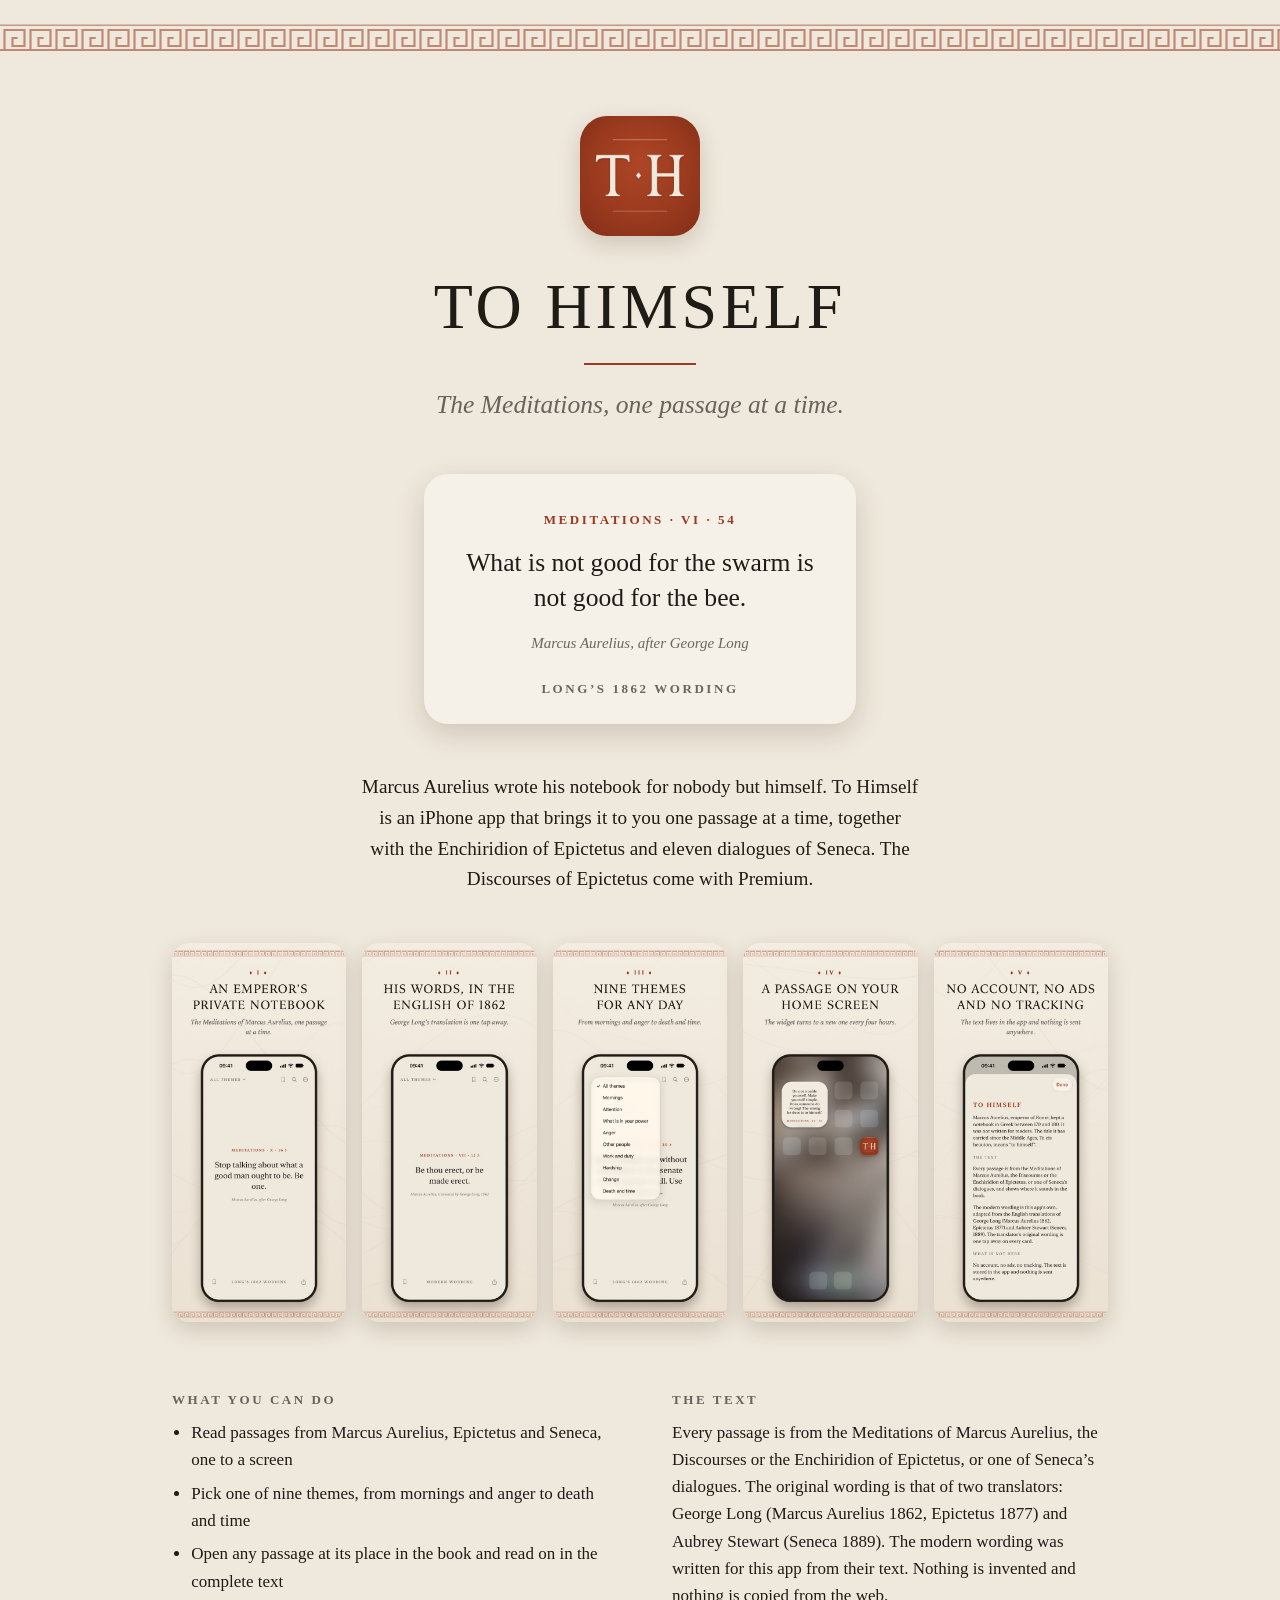
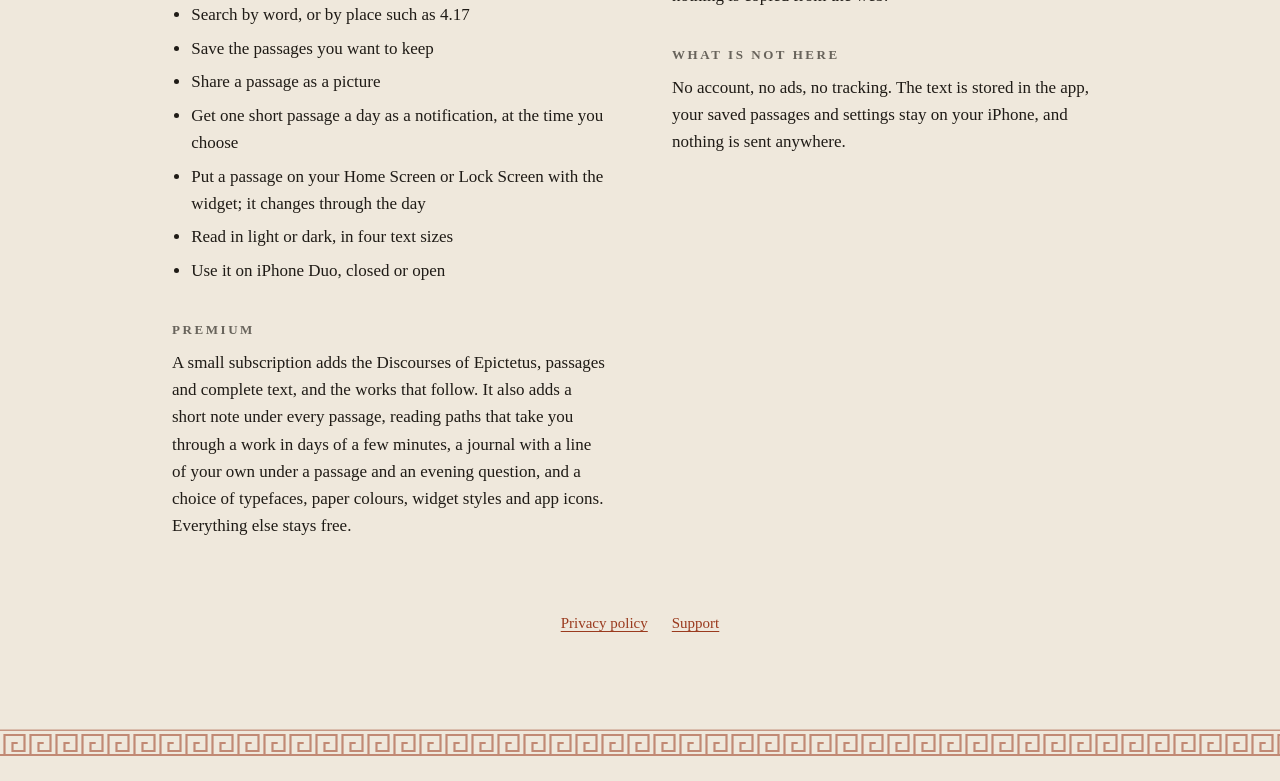
<file: index.html>
<!doctype html>
<html lang="en">
<head>
<meta charset="utf-8">
<meta name="viewport" content="width=device-width, initial-scale=1">
<title>To Himself · Marcus Aurelius, Epictetus and Seneca, one passage at a time</title>
<meta name="description" content="An iPhone app that shows Marcus Aurelius, Epictetus and Seneca one passage at a time, in clear modern English, with the classic translation one tap away.">
<link rel="icon" href="img/icon.png">
<link rel="apple-touch-icon" href="img/icon.png">
<link rel="stylesheet" href="style.css">
</head>
<body class="home">
<div class="band"></div>
<main>
<header class="hero">
<img class="icon" src="img/icon.png" width="120" height="120" alt="">
<h1>To Himself</h1>
<div class="rule"></div>
<p class="tagline">The Meditations, one passage at a time.</p>
</header>

<section class="passage">
<p class="place">Meditations · VI · 54</p>
<blockquote>What is not good for the swarm is not good for the bee.</blockquote>
<p class="credit">Marcus Aurelius, after George Long</p>
<details>
<summary>Long’s 1862 wording</summary>
<p>That which is not good for the swarm, neither is it good for the bee.</p>
</details>
</section>

<p class="lead">Marcus Aurelius wrote his notebook for nobody but himself. To Himself is an iPhone app that brings it to you one passage at a time, together with the Enchiridion of Epictetus and eleven dialogues of Seneca. The Discourses of Epictetus come with Premium.</p>

<div class="shots">
<img src="img/screen-1.jpg" width="600" height="1304" alt="The app showing one passage from the Meditations, with its place in the book above it.">
<img src="img/screen-2.jpg" width="600" height="1304" loading="lazy" alt="The same screen with George Long’s wording of 1862 opened under the passage.">
<img src="img/screen-3.jpg" width="600" height="1304" loading="lazy" alt="The list of the nine themes.">
<img src="img/screen-4.jpg" width="600" height="1304" loading="lazy" alt="A Home Screen with the app’s widget showing a passage.">
<img src="img/screen-5.jpg" width="600" height="1304" loading="lazy" alt="The app’s About screen: no account, no ads, no tracking.">
</div>

<div class="about">
<section>
<h2>What you can do</h2>
<ul>
<li>Read passages from Marcus Aurelius, Epictetus and Seneca, one to a screen</li>
<li>Pick one of nine themes, from mornings and anger to death and time</li>
<li>Open any passage at its place in the book and read on in the complete text</li>
<li>Search by word, or by place such as 4.17</li>
<li>Save the passages you want to keep</li>
<li>Share a passage as a picture</li>
<li>Get one short passage a day as a notification, at the time you choose</li>
<li>Put a passage on your Home Screen or Lock Screen with the widget; it changes through the day</li>
<li>Read in light or dark, in four text sizes</li>
<li>Use it on iPhone Duo, closed or open</li>
</ul>

<h2>Premium</h2>
<p>A small subscription adds the Discourses of Epictetus, passages and complete text, and the works that follow. It also adds a short note under every passage, reading paths that take you through a work in days of a few minutes, a journal with a line of your own under a passage and an evening question, and a choice of typefaces, paper colours, widget styles and app icons. Everything else stays free.</p>
</section>

<section>
<h2>The text</h2>
<p>Every passage is from the Meditations of Marcus Aurelius, the Discourses or the Enchiridion of Epictetus, or one of Seneca’s dialogues. The original wording is that of two translators: George Long (Marcus Aurelius 1862, Epictetus 1877) and Aubrey Stewart (Seneca 1889). The modern wording was written for this app from their text. Nothing is invented and nothing is copied from the web.</p>

<h2>What is not here</h2>
<p>No account, no ads, no tracking. The text is stored in the app, your saved passages and settings stay on your iPhone, and nothing is sent anywhere.</p>
</section>
</div>

<footer>
<p><a href="privacy.html">Privacy policy</a><a href="support.html">Support</a></p>
</footer>
</main>
<div class="band"></div>
</body>
</html>
</file>
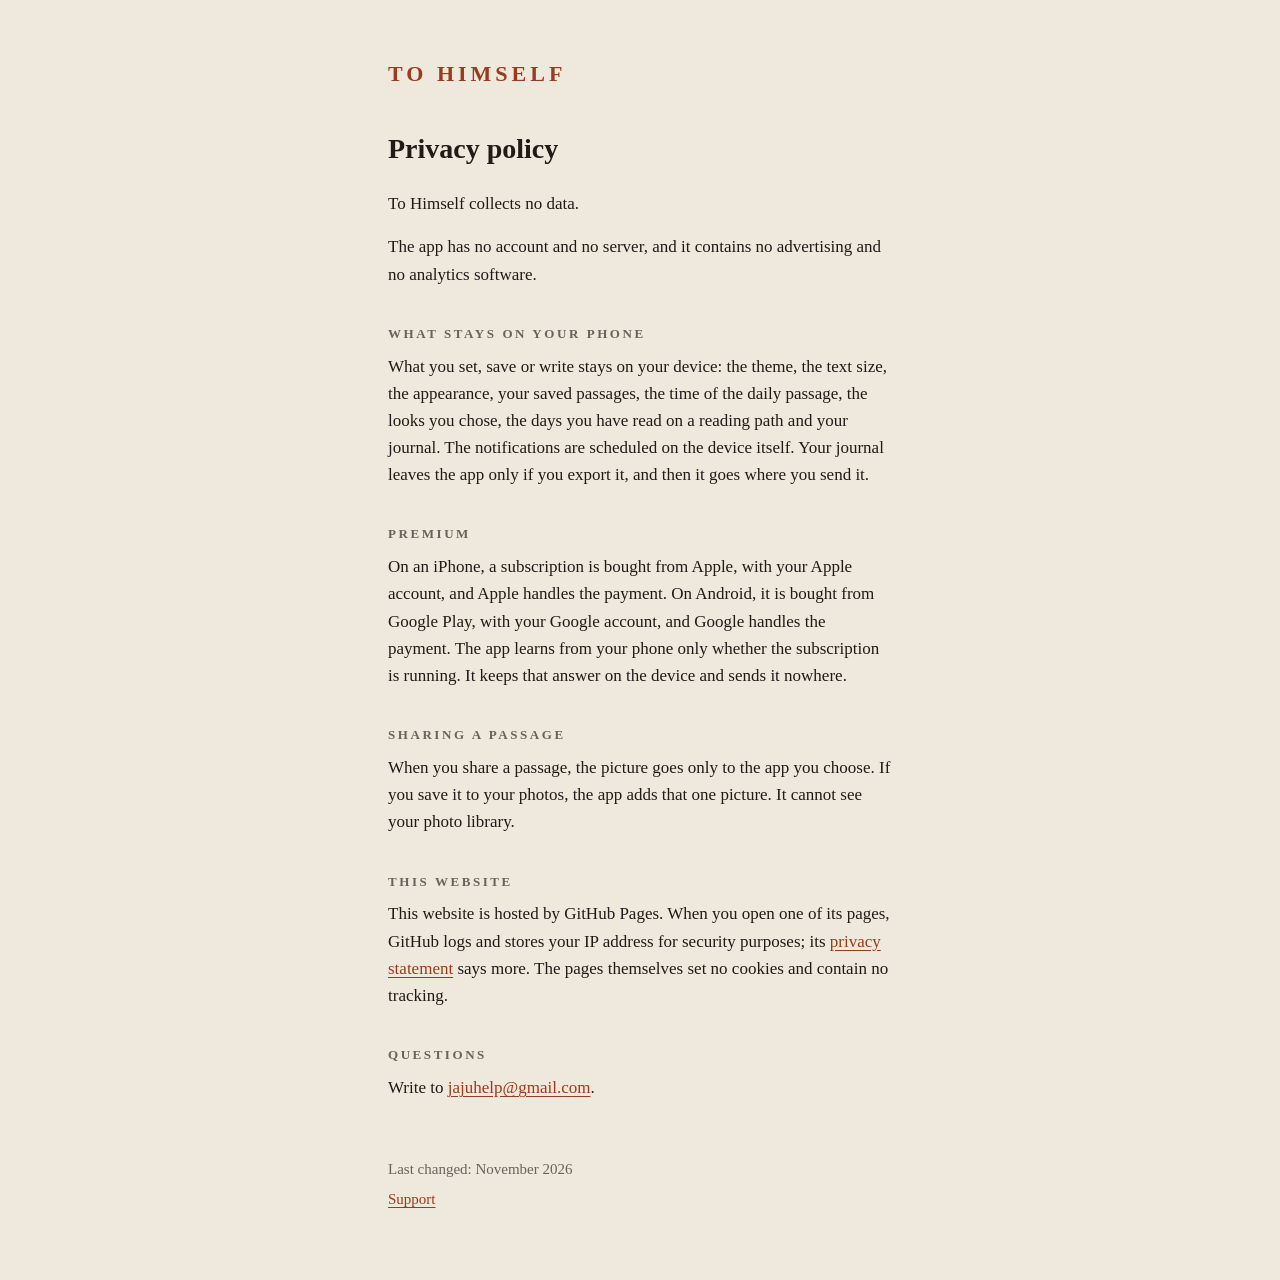
<file: privacy.html>
<!doctype html>
<html lang="en">
<head>
<meta charset="utf-8">
<meta name="viewport" content="width=device-width, initial-scale=1">
<title>Privacy policy · To Himself</title>
<link rel="stylesheet" href="style.css">
</head>
<body>
<main>
<p class="mark"><a href="./">To Himself</a></p>

<h1>Privacy policy</h1>
<p>To Himself collects no data.</p>
<p>The app has no account and no server, and it contains no advertising and no analytics software.</p>

<h2>What stays on your phone</h2>
<p>What you set, save or write stays on your device: the theme, the text size, the appearance, your saved passages, the time of the daily passage, the looks you chose, the days you have read on a reading path and your journal. The notifications are scheduled on the device itself. Your journal leaves the app only if you export it, and then it goes where you send it.</p>

<h2>Premium</h2>
<p>On an iPhone, a subscription is bought from Apple, with your Apple account, and Apple handles the payment. On Android, it is bought from Google Play, with your Google account, and Google handles the payment. The app learns from your phone only whether the subscription is running. It keeps that answer on the device and sends it nowhere.</p>

<h2>Sharing a passage</h2>
<p>When you share a passage, the picture goes only to the app you choose. If you save it to your photos, the app adds that one picture. It cannot see your photo library.</p>

<h2>This website</h2>
<p>This website is hosted by GitHub Pages. When you open one of its pages, GitHub logs and stores your IP address for security purposes; its <a href="https://docs.github.com/en/site-policy/privacy-policies/github-general-privacy-statement">privacy statement</a> says more. The pages themselves set no cookies and contain no tracking.</p>

<h2>Questions</h2>
<p>Write to <a href="mailto:jajuhelp@gmail.com">jajuhelp@gmail.com</a>.</p>

<footer>
<p>Last changed: November 2026</p>
<p><a href="support.html">Support</a></p>
</footer>
</main>
</body>
</html>
</file>
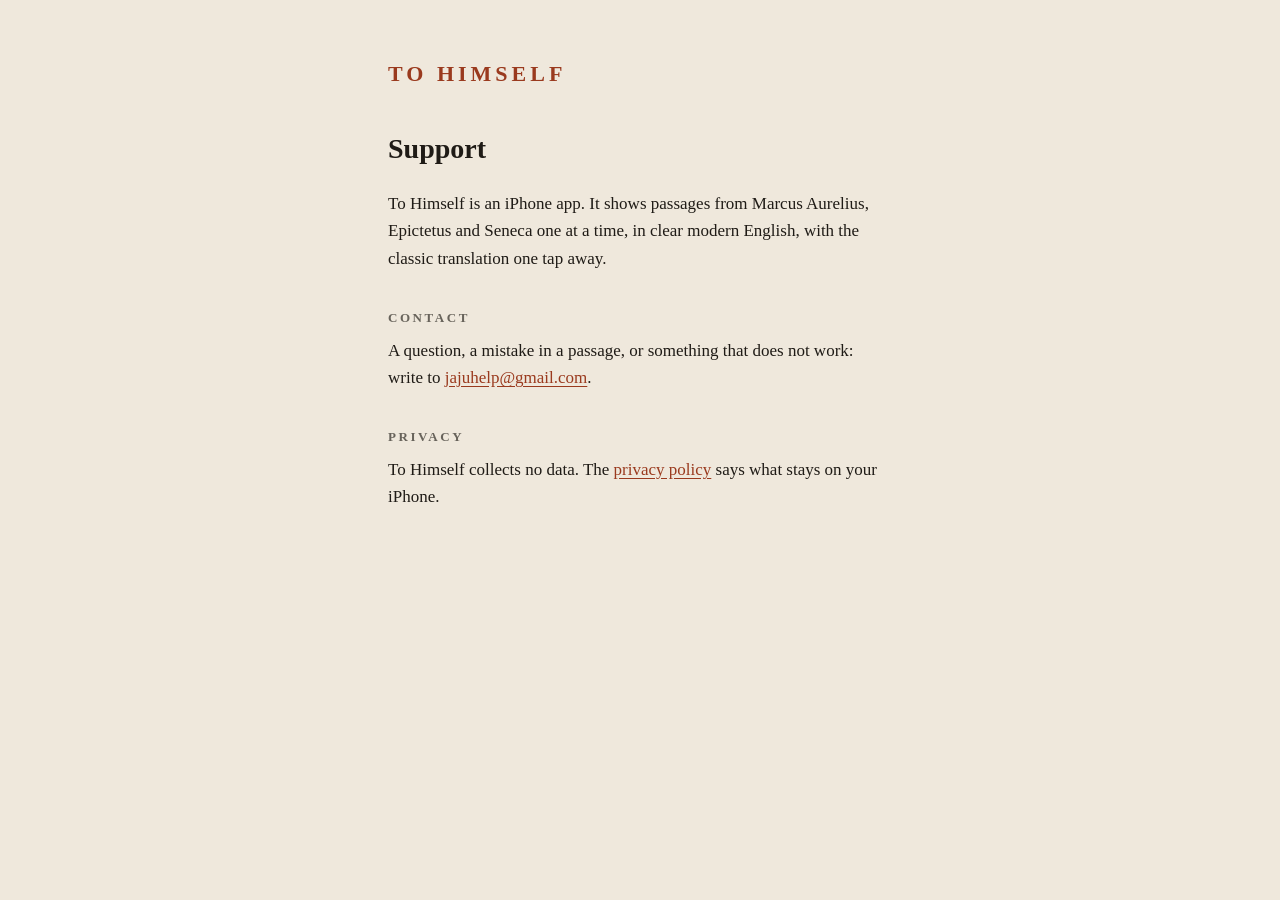
<file: support.html>
<!doctype html>
<html lang="en">
<head>
<meta charset="utf-8">
<meta name="viewport" content="width=device-width, initial-scale=1">
<title>Support · To Himself</title>
<link rel="stylesheet" href="style.css">
</head>
<body>
<main>
<p class="mark"><a href="./">To Himself</a></p>

<h1>Support</h1>
<p>To Himself is an iPhone app. It shows passages from Marcus Aurelius, Epictetus and Seneca one at a time, in clear modern English, with the classic translation one tap away.</p>

<h2>Contact</h2>
<p>A question, a mistake in a passage, or something that does not work: write to <a href="mailto:jajuhelp@gmail.com">jajuhelp@gmail.com</a>.</p>

<h2>Privacy</h2>
<p>To Himself collects no data. The <a href="privacy.html">privacy policy</a> says what stays on your iPhone.</p>
</main>
</body>
</html>
</file>
<file: style.css>
:root {
  color-scheme: light dark;
  --stone: #efe8dc;
  --ink: #1f1b16;
  --accent: #9a3a1e;
  --muted: rgba(31, 27, 22, 0.65);
  --card: #f6f1e8;
  --shade: rgba(59, 42, 24, 0.18);
  --band: url("data:image/svg+xml,%3Csvg xmlns='http://www.w3.org/2000/svg' width='26' height='28' fill='none' stroke='%239a3a1e' stroke-opacity='.55'%3E%3Cpath stroke-width='2.2' d='M1.5 26V6h20v16h-12v-8h5.2M0 26h26'/%3E%3Cpath stroke-width='1.3' d='M0 1.2h26'/%3E%3C/svg%3E");
}

@media (prefers-color-scheme: dark) {
  :root {
    --stone: #1a1612;
    --ink: #ece4d6;
    --accent: #e08a62;
    --muted: rgba(236, 228, 214, 0.65);
    --card: #241f1a;
    --shade: rgba(0, 0, 0, 0.45);
    --band: url("data:image/svg+xml,%3Csvg xmlns='http://www.w3.org/2000/svg' width='26' height='28' fill='none' stroke='%23e08a62' stroke-opacity='.55'%3E%3Cpath stroke-width='2.2' d='M1.5 26V6h20v16h-12v-8h5.2M0 26h26'/%3E%3Cpath stroke-width='1.3' d='M0 1.2h26'/%3E%3C/svg%3E");
  }
}

* {
  box-sizing: border-box;
}

body {
  margin: 0;
  background: var(--stone);
  color: var(--ink);
  font-family: ui-serif, "New York", "Iowan Old Style", Palatino, Georgia, serif;
  font-size: 1.0625rem;
  line-height: 1.6;
  -webkit-text-size-adjust: 100%;
}

main {
  max-width: 35rem;
  margin: 0 auto;
  padding: 3.5rem 1.75rem 4rem;
}

.mark {
  margin: 0 0 2.5rem;
  color: var(--accent);
  font-size: 1.375rem;
  font-weight: 600;
  letter-spacing: 0.25rem;
  text-transform: uppercase;
}

h1 {
  margin: 0 0 1.5rem;
  font-size: 1.75rem;
  font-weight: 600;
  line-height: 1.25;
}

h2 {
  margin: 2.25rem 0 0.5rem;
  color: var(--muted);
  font-size: 0.8125rem;
  font-weight: 600;
  letter-spacing: 0.16rem;
  text-transform: uppercase;
}

p {
  margin: 0 0 1rem;
}

a {
  color: var(--accent);
  text-underline-offset: 0.18em;
}

.mark a {
  color: inherit;
  text-decoration: none;
}

footer {
  margin-top: 3.5rem;
  color: var(--muted);
  font-size: 0.9375rem;
}

footer p {
  margin: 0 0 0.35rem;
}

/* The start page */

.band {
  height: 28px;
  margin: 1.5rem 0;
  background: var(--band) repeat-x center / 26px 28px;
}

.home main {
  max-width: 62rem;
  padding-top: 2.5rem;
}

.hero,
.passage,
.lead {
  text-align: center;
}

.icon {
  width: 7.5rem;
  height: 7.5rem;
  border-radius: 22.5%;
  box-shadow: 0 0.5rem 1.4rem var(--shade);
}

.home h1 {
  margin: 1.75rem 0 0;
  font-family: "IowanOldStyle-Titling", "Iowan Old Style", ui-serif, Palatino, Georgia, serif;
  font-size: clamp(2.25rem, 9vw, 4rem);
  font-weight: 400;
  letter-spacing: 0.06em;
  line-height: 1.1;
  text-transform: uppercase;
}

.rule {
  width: 7rem;
  height: 2px;
  margin: 1.25rem auto;
  background: var(--accent);
}

.tagline {
  margin: 0;
  color: var(--muted);
  font-size: clamp(1.2rem, 4.6vw, 1.6rem);
  font-style: italic;
}

.passage {
  max-width: 27rem;
  margin: 3rem auto;
  padding: 2.25rem 1.75rem 1.5rem;
  border-radius: 1.5rem;
  background: var(--card);
  box-shadow: 0 0.6rem 1.8rem var(--shade);
}

.place {
  margin: 0 0 1rem;
  color: var(--accent);
  font-size: 0.8125rem;
  font-weight: 600;
  letter-spacing: 0.16rem;
  text-transform: uppercase;
}

.passage blockquote {
  margin: 0;
  font-size: 1.6rem;
  line-height: 1.35;
}

.credit {
  margin: 1rem 0 1.5rem;
  color: var(--muted);
  font-size: 0.9375rem;
  font-style: italic;
}

.passage summary {
  color: var(--muted);
  cursor: pointer;
  font-size: 0.8125rem;
  font-weight: 600;
  letter-spacing: 0.16rem;
  list-style: none;
  text-transform: uppercase;
}

.passage summary::-webkit-details-marker {
  display: none;
}

.passage details p {
  margin: 1rem 0 0.5rem;
}

.lead {
  max-width: 35rem;
  margin: 0 auto 2.5rem;
  font-size: 1.2rem;
}

.shots {
  display: flex;
  gap: 1rem;
  margin: 0 -1.75rem;
  padding: 0.5rem 1.75rem 2rem;
  overflow-x: auto;
  scroll-snap-type: x mandatory;
}

.shots img {
  flex: none;
  width: min(64vw, 15rem);
  height: auto;
  border-radius: 1.1rem;
  box-shadow: 0 0.5rem 1.4rem var(--shade);
  scroll-snap-align: center;
}

.about {
  max-width: 35rem;
  margin: 0 auto;
}

.about ul {
  margin: 0 0 1rem;
  padding-left: 1.2rem;
}

.about li {
  margin-bottom: 0.4rem;
}

.home footer {
  text-align: center;
}

.home footer a + a {
  margin-left: 1.5rem;
}

@media (min-width: 62rem) {
  .shots {
    overflow: visible;
  }

  .shots img {
    flex: 1 1 0;
    width: 0;
    min-width: 0;
  }

  .about {
    display: grid;
    grid-template-columns: 1fr 1fr;
    gap: 0 4rem;
    max-width: none;
  }
}
</file>
